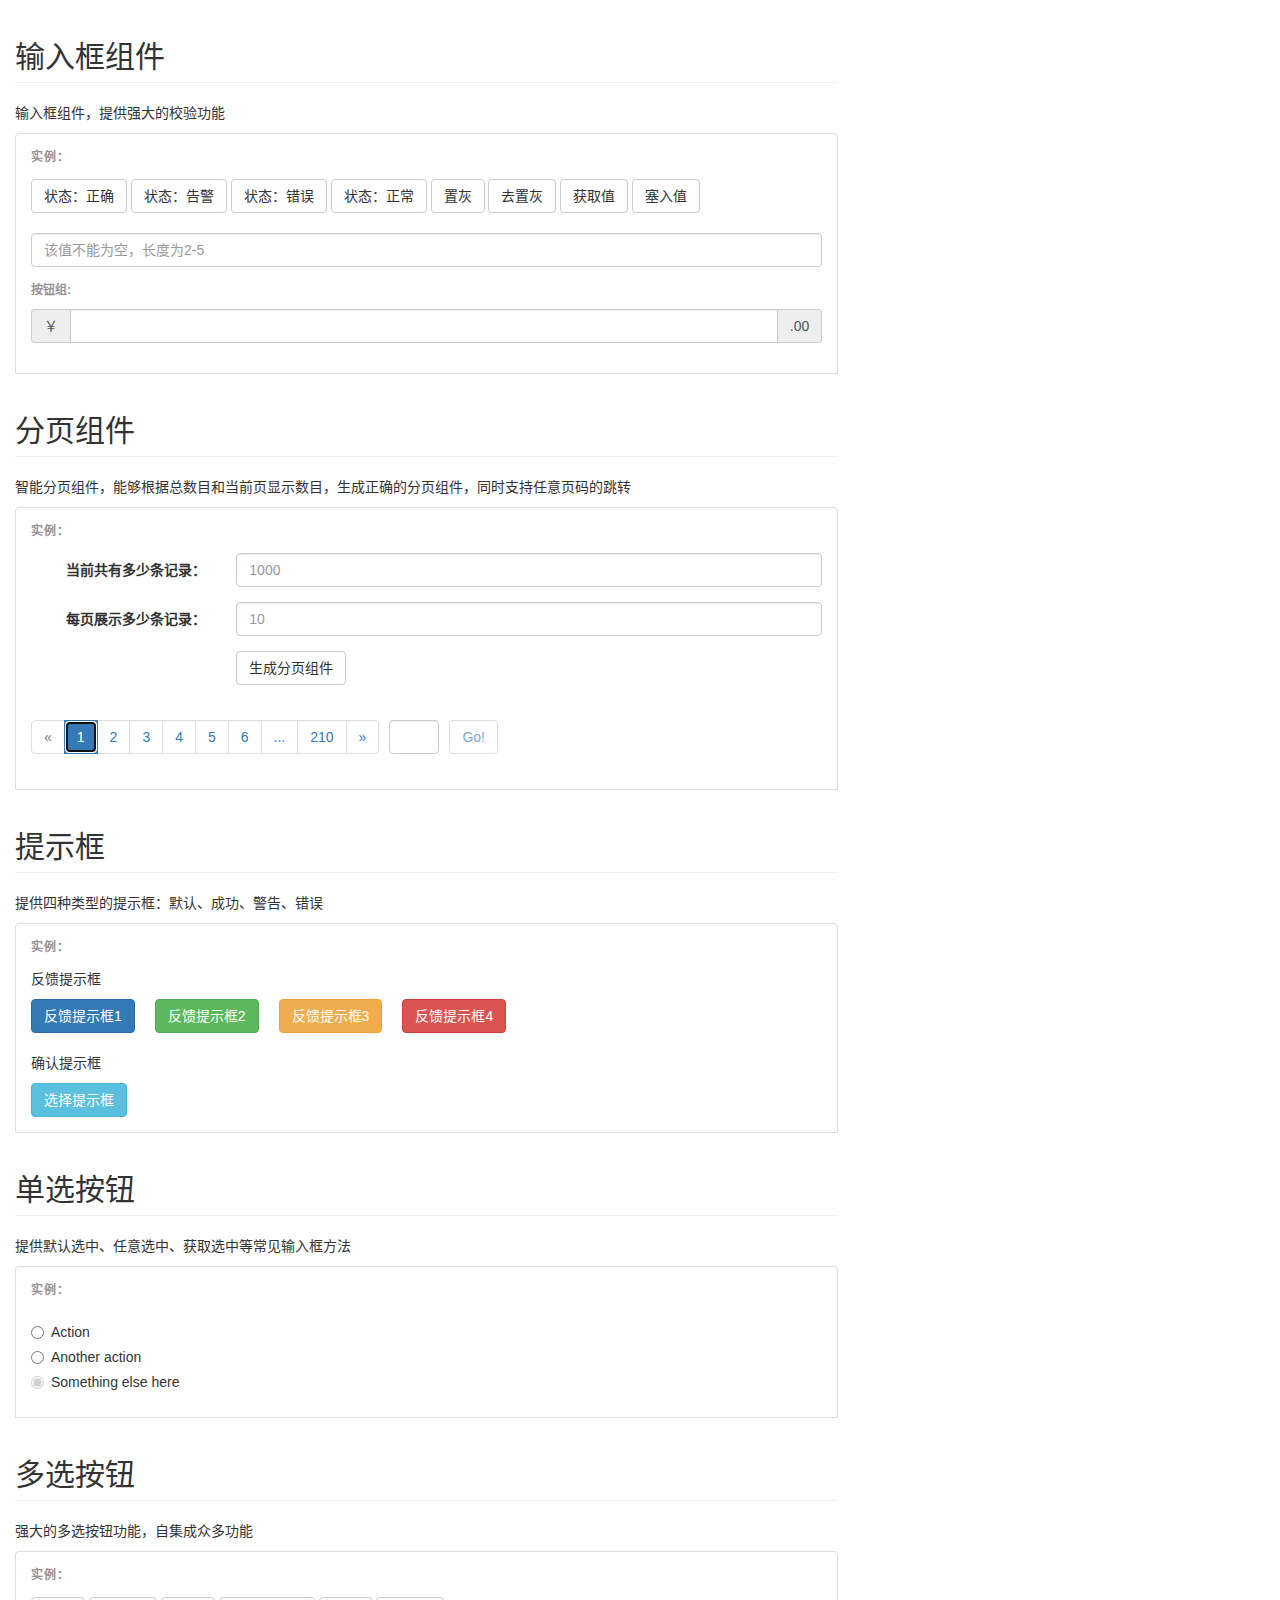
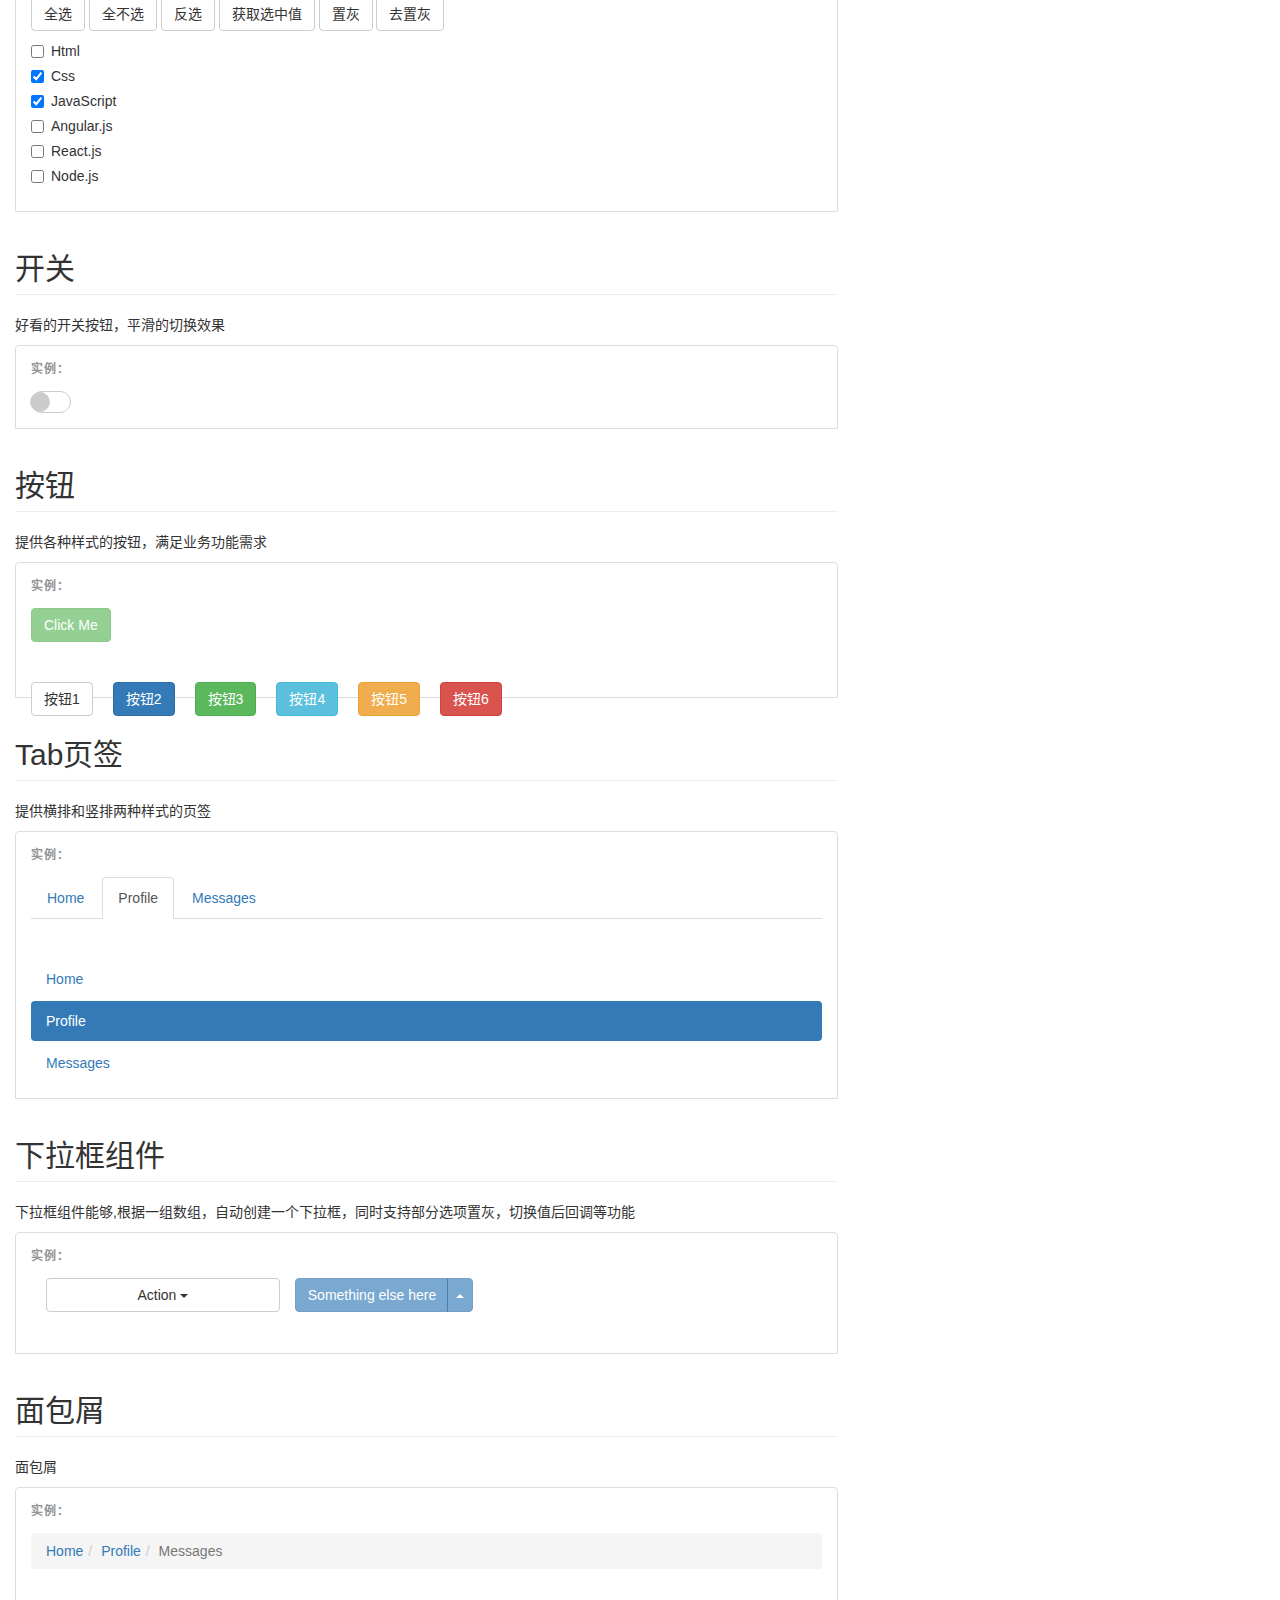
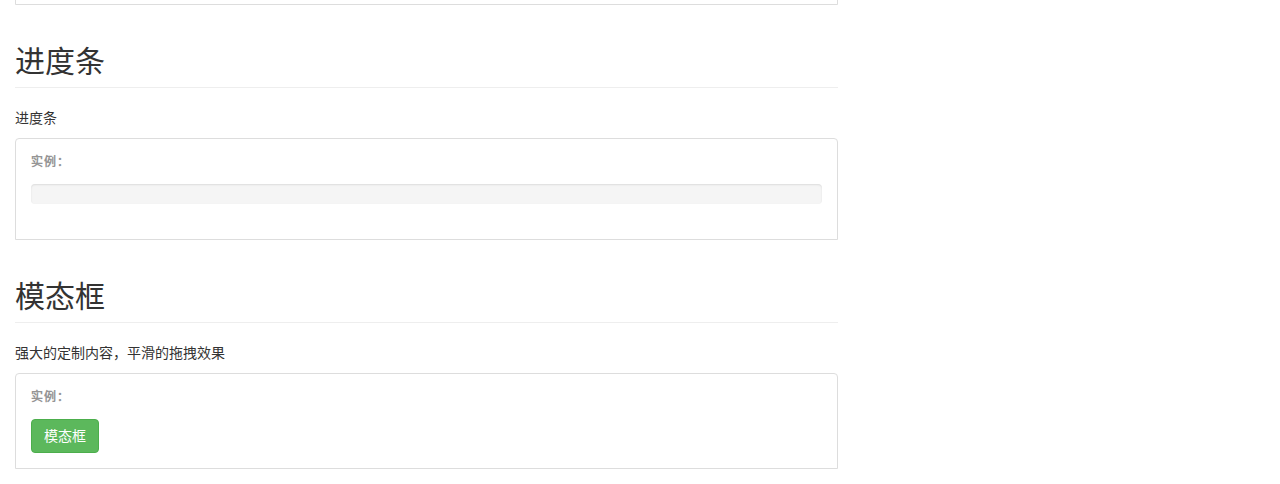
<file: test/index.html>
<!DOCTYPE html>
<html lang="zh-CN">

<head>
    <meta charset="utf-8">
    <meta http-equiv="X-UA-Compatible" content="IE=edge">
    <meta name="viewport" content="width=device-width, initial-scale=1">
    <!-- 上述3个meta标签*必须*放在最前面，任何其他内容都*必须*跟随其后！ -->
    <title>Bootstrap 101 Template</title>

    <!-- Bootstrap -->
    <link href="../css/bootstrap.min.css" rel="stylesheet">
    <link href="../css/colourui.css" rel="stylesheet">
    <style>
        .bs-example {
            position: relative;
            padding: 45px 15px 15px;
            margin-bottom: 15px;
            border: 1px solid #ddd;
            border-radius: 4px 4px 0 0;
        }
        
        .bs-example::after {
            position: absolute;
            top: 15px;
            left: 15px;
            font-size: 12px;
            font-weight: 700;
            color: #959595;
            text-transform: uppercase;
            letter-spacing: 1px;
            content: "实例：";
        }
        
        .buttonArr,
        .tipArr {
            float: left;
            margin-right: 20px;
        }
        
        .titleP {
            color: #959595;
            font-size: 12px;
            font-weight: 700;
        }
    </style>

    <!-- HTML5 shim and Respond.js for IE8 support of HTML5 elements and media queries -->
    <!-- WARNING: Respond.js doesn't work if you view the page via file:// -->
    <!--[if lt IE 9]>
      <script src="https://cdn.bootcss.com/html5shiv/3.7.3/html5shiv.min.js"></script>
      <script src="https://cdn.bootcss.com/respond.js/1.4.2/respond.min.js"></script>
    <![endif]-->
</head>

<body>
    <div class="col-md-8">
        <div>
            <h2 id="labels" class="page-header">输入框组件</h2>
            <p>输入框组件，提供强大的校验功能</p>
            <div class="bs-example" data-example-id="labels-in-headings">
                <div style="margin-bottom:20px">
                    <button class="btn btn-default" id="text1_success">状态：正确</button>
                    <button class="btn btn-default" id="text1_warning">状态：告警</button>
                    <button class="btn btn-default" id="text1_error">状态：错误</button>
                    <button class="btn btn-default" id="text1_blur">状态：正常</button>
                    <button class="btn btn-default" id="text1_disable">置灰</button>
                    <button class="btn btn-default" id="text1_enable">去置灰</button>
                    <button class="btn btn-default" id="text1_getValue">获取值</button>
                    <button class="btn btn-default" id="text1_setValue">塞入值</button>
                </div>
                <div id="text1"></div>
                <p class="titleP">按钮组:</p>
                <div id="text2"></div>
            </div>
        </div>
        <div>
            <h2 id="labels" class="page-header">分页组件</h2>
            <p>智能分页组件，能够根据总数目和当前页显示数目，生成正确的分页组件，同时支持任意页码的跳转</p>
            <div class="bs-example" data-example-id="labels-in-headings">
                <form class="form-horizontal">
                    <div class="form-group">
                        <label for="page1_totle" class="col-sm-3 control-label">当前共有多少条记录：</label>
                        <div class="col-sm-9">
                            <input type="number" class="form-control" id="page1_totle" placeholder="1000">
                        </div>
                    </div>
                    <div class="form-group">
                        <label for="page1_every" class="col-sm-3 control-label">每页展示多少条记录：</label>
                        <div class="col-sm-9">
                            <input type="number" class="form-control" id="page1_every" placeholder="10">
                        </div>
                    </div>
                    <div class="form-group">
                        <div class="col-sm-offset-3 col-sm-10">
                            <button id="page1_create" class="btn btn-default">生成分页组件</button>
                        </div>
                    </div>
                </form>
                <div id="page1"></div>
            </div>
        </div>

        <div>
            <h2 id="labels" class="page-header">提示框</h2>
            <p>提供四种类型的提示框：默认、成功、警告、错误</p>
            <div class="bs-example" data-example-id="labels-in-headings">
                <p>反馈提示框</p>
                <div>
                    <div id="tip1" class="tipArr"></div>
                    <div id="tip2" class="tipArr"></div>
                    <div id="tip3" class="tipArr"></div>
                    <div id="tip4" class="tipArr"></div>
                </div>
                <div style="clear:both"></div>
                <br/>
                <p>确认提示框</p>
                <div>
                    <div id="tip5"></div>
                </div>
            </div>
        </div>

        <div>
            <h2 id="labels" class="page-header">单选按钮</h2>
            <p>提供默认选中、任意选中、获取选中等常见输入框方法</p>
            <div class="bs-example" data-example-id="labels-in-headings">
                <div id="radio1"></div>
            </div>
        </div>

        <div>
            <h2 id="labels" class="page-header">多选按钮</h2>
            <p>强大的多选按钮功能，自集成众多功能</p>
            <div class="bs-example" data-example-id="labels-in-headings">
                <button class="btn btn-default" id="checkbox1_selectAll">全选</button>
                <button class="btn btn-default" id="checkbox1_seclectNone">全不选</button>
                <button class="btn btn-default" id="checkbox1_selectInverse">反选</button>
                <button class="btn btn-default" id="checkbox1_getValue">获取选中值</button>
                <button class="btn btn-default" id="checkbox1_setDisabled">置灰</button>
                <button class="btn btn-default" id="checkbox1_removeDisabled">去置灰</button>
                <div id="checkbox1"></div>
            </div>
        </div>

        <div>
            <h2 id="labels" class="page-header">开关</h2>
            <p>好看的开关按钮，平滑的切换效果</p>
            <div class="bs-example" data-example-id="labels-in-headings">
                <div id="switch1"></div>
            </div>
        </div>

        <div>
            <h2 id="labels" class="page-header">按钮</h2>
            <p>提供各种样式的按钮，满足业务功能需求</p>
            <div class="bs-example" data-example-id="labels-in-headings">
                <div id="button0"></div>
                <br />
                <br />
                <div id="button1" class="buttonArr"></div>
                <div id="button2" class="buttonArr"></div>
                <div id="button3" class="buttonArr"></div>
                <div id="button4" class="buttonArr"></div>
                <div id="button5" class="buttonArr"></div>
                <div id="button6" class="buttonArr"></div>
            </div>
        </div>

        <div>
            <h2 id="labels" class="page-header">Tab页签</h2>
            <p>提供横排和竖排两种样式的页签</p>
            <div class="bs-example" data-example-id="labels-in-headings">
                <div id="tab1"></div>
                <br />
                <br />
                <div id="tab2"></div>
            </div>
        </div>

        <div>
            <h2 id="labels" class="page-header">下拉框组件</h2>
            <p>下拉框组件能够,根据一组数组，自动创建一个下拉框，同时支持部分选项置灰，切换值后回调等功能</p>
            <div class="bs-example" data-example-id="labels-in-headings">
                <div class="col-sm-4" style="float:left" id="droplist1"></div>
                <div style="float:left" id="droplist2"></div>
                <br />
                <br />
                <br />
            </div>
        </div>


        <div style="clear:both">
            <h2 id="labels" class="page-header">面包屑</h2>
            <p>面包屑</p>
            <div class="bs-example" data-example-id="labels-in-headings">
                <div id="crumb1"></div>
            </div>
        </div>

        <div>
            <h2 id="labels" class="page-header">进度条</h2>
            <p>进度条</p>
            <div class="bs-example" data-example-id="labels-in-headings">
                <div id="progress1"></div>
            </div>
        </div>

        <div>
            <h2 id="labels" class="page-header">模态框</h2>
            <p>强大的定制内容，平滑的拖拽效果</p>
            <div class="bs-example" data-example-id="labels-in-headings">
                <div id="modelBtn"></div>
            </div>
        </div>

    </div>


    <!-- jQuery (necessary for Bootstrap's JavaScript plugins) -->
    <script src="../js/jquery.min.js"></script>
    <script src="../js/colorui.js"></script>
    <script src="index.js"></script>
</body>

</html>
</file>
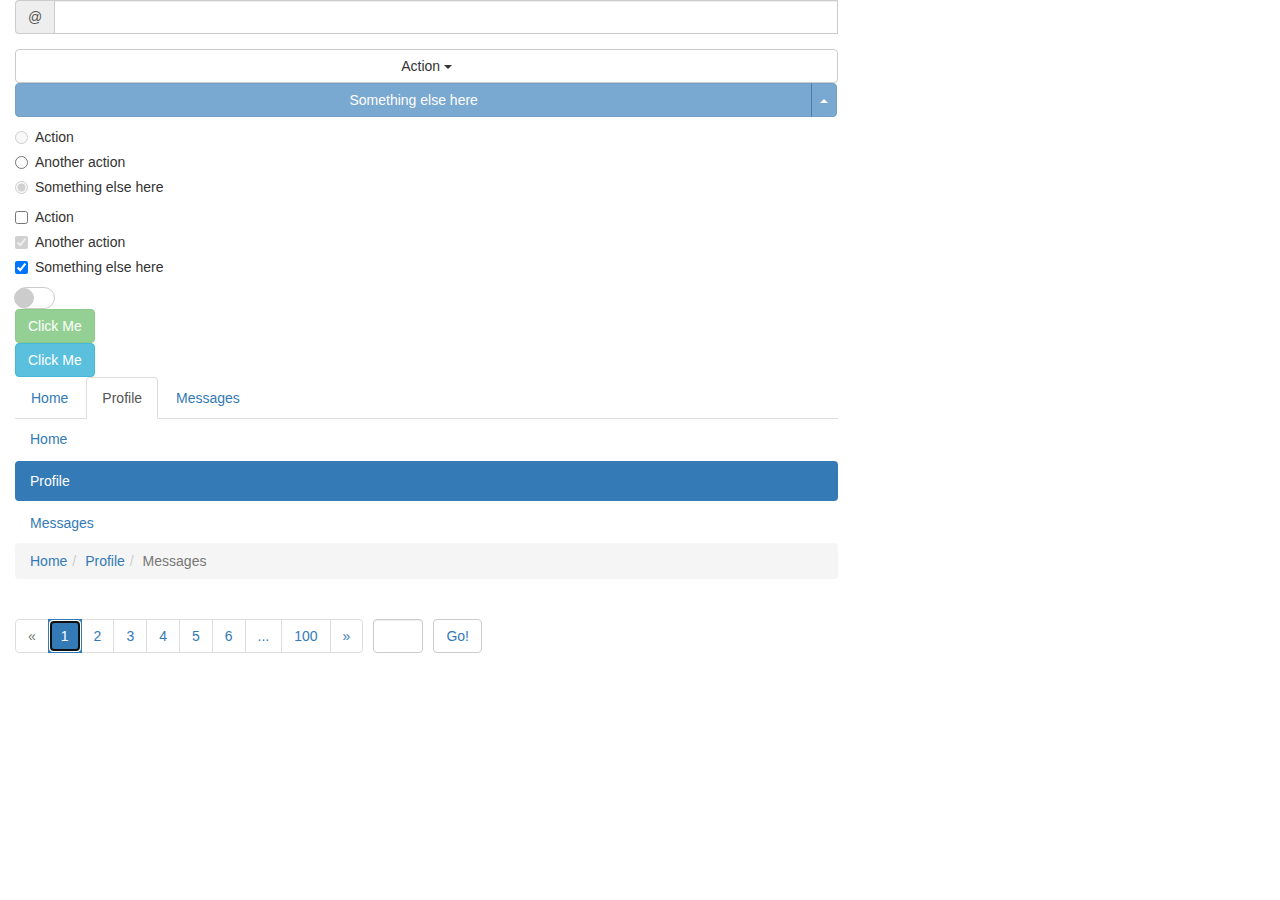
<file: ColorUI/test/index.html>
<!DOCTYPE html>
<html lang="zh-CN">

<head>
    <meta charset="utf-8">
    <meta http-equiv="X-UA-Compatible" content="IE=edge">
    <meta name="viewport" content="width=device-width, initial-scale=1">
    <!-- 上述3个meta标签*必须*放在最前面，任何其他内容都*必须*跟随其后！ -->
    <title>Bootstrap 101 Template</title>

    <!-- Bootstrap -->
    <link href="../css/bootstrap.min.css" rel="stylesheet">
    <link href="../css/colourui.css" rel="stylesheet">

    <!-- HTML5 shim and Respond.js for IE8 support of HTML5 elements and media queries -->
    <!-- WARNING: Respond.js doesn't work if you view the page via file:// -->
    <!--[if lt IE 9]>
      <script src="https://cdn.bootcss.com/html5shiv/3.7.3/html5shiv.min.js"></script>
      <script src="https://cdn.bootcss.com/respond.js/1.4.2/respond.min.js"></script>
    <![endif]-->
</head>

<body>
    <div class="col-md-8">
        <div id="text1"></div>
        <div id="droplist1"></div>
        <div id="droplist2"></div>
        <div id="radio1"></div>
        <div id="checkbox1"></div>
        <div id="switch1"></div>
        <div id="button1"></div>
        <div id="button2"></div>
        <div id="tab1"></div>
        <div id="tab2"></div>
        <div id="crumb1"></div>
        <div id="page1"></div>
    </div>


    <!-- jQuery (necessary for Bootstrap's JavaScript plugins) -->
    <script src="../js/jquery.min.js"></script>
    <!-- Include all compiled plugins (below), or include individual files as needed -->
    <script src="../js/bootstrap.min.js"></script>
    <script src="../js/colorui.js"></script>
    <script src="index.js"></script>
</body>

</html>
</file>
<file: css/colourui.css>
/*开关start*/

.ui_switch_background {
    position: relative;
    width: 40px;
    height: 22px;
    border-radius: 30px;
}

.ui_switch_front {
    box-sizing: border-box;
    position: absolute;
    right: 0;
    width: 20px;
    height: 20px;
    border-radius: 50%;
    transition: right 0.5s ease;
}

.ui_switch_background_on {
    border: 1px solid #08CD01;
    background-color: #08CD01;
}

.ui_switch_front_on {
    border: 1px solid #08CD01;
    background-color: #FFF;
}

.ui_switch_background_off {
    border: 1px solid #CCC;
    background-color: #FFF;
}

.ui_switch_front_off {
    right: 20px;
    border: 1px solid #CCC;
    background-color: #CCC;
}


/*开关end*/
</file>
<file: ColorUI/css/colourui.css>
/*开关start*/

.ui_switch_background {
    position: relative;
    width: 40px;
    height: 22px;
    border-radius: 30px;
}

.ui_switch_front {
    box-sizing: border-box;
    position: absolute;
    right: 0;
    width: 20px;
    height: 20px;
    border-radius: 50%;
    transition: right 0.5s ease;
}

.ui_switch_background_on {
    border: 1px solid #08CD01;
    background-color: #08CD01;
}

.ui_switch_front_on {
    border: 1px solid #08CD01;
    background-color: #FFF;
}

.ui_switch_background_off {
    border: 1px solid #CCC;
    background-color: #FFF;
}

.ui_switch_front_off {
    right: 20px;
    border: 1px solid #CCC;
    background-color: #CCC;
}


/*开关end*/
</file>
